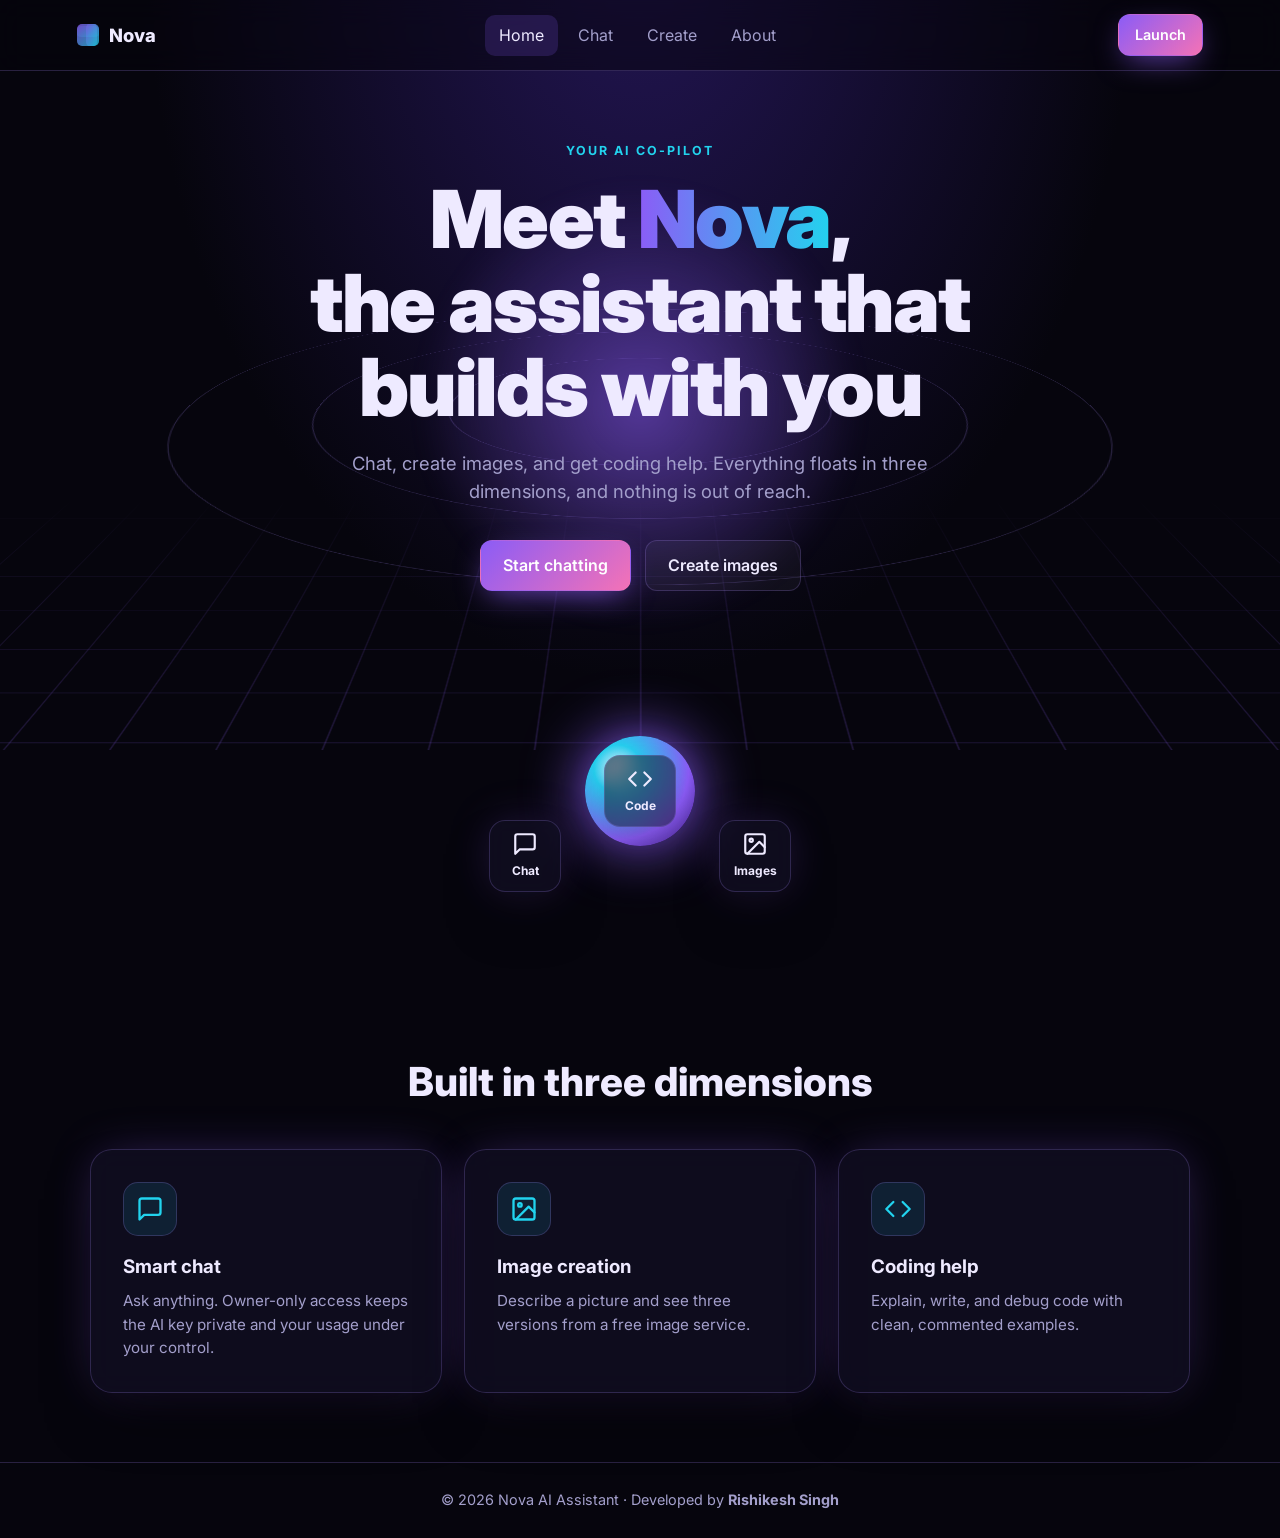
<file: index.html>
<!DOCTYPE html>
<html lang="en">
<head>
  <meta charset="UTF-8" />
  <meta name="viewport" content="width=device-width, initial-scale=1.0" />
  <meta name="description" content="Nova - a 3D AI assistant. Developed by Rishikesh Singh." />
  <title>Nova AI Assistant | Rishikesh Singh</title>
  <link href="https://fonts.googleapis.com/css2?family=Inter:wght@400;600;700;800;900&display=swap" rel="stylesheet" />
  <link rel="stylesheet" href="css/style.css" />
</head>
<body>
  <div class="stage" aria-hidden="true">
    <div class="ring ring-1"></div><div class="ring ring-2"></div><div class="ring ring-3"></div>
    <div class="glow"></div><div class="floor"></div>
  </div>

  <nav class="nav">
    <a href="index.html" class="logo"><span class="logo-cube" aria-hidden="true"><span></span><span></span><span></span></span>Nova</a>
    <div class="links">
      <a href="index.html">Home</a>
      <a href="chat.html">Chat</a>
      <a href="create.html">Create</a>
      <a href="about.html">About</a>
    </div>
    <a href="chat.html" class="btn btn-primary btn-small">Launch</a>
  </nav>

  <main>
    <section class="hero">
      <div class="hero-inner">
        <p class="eyebrow">Your AI co-pilot</p>
        <h1>Meet <span class="grad">Nova</span>,<br />the assistant that builds with you</h1>
        <p class="lead">Chat, create images, and get coding help. Everything floats in three dimensions, and nothing is out of reach.</p>
        <div class="hero-actions">
          <a href="chat.html" class="btn btn-primary">Start chatting</a>
          <a href="create.html" class="btn btn-ghost">Create images</a>
        </div>

        <div class="orbit" aria-hidden="true">
          <div class="orbit-core"></div>
          <div class="orbit-item">
            <svg viewBox="0 0 24 24"><path d="M21 15a2 2 0 0 1-2 2H7l-4 4V5a2 2 0 0 1 2-2h14a2 2 0 0 1 2 2z"/></svg>Chat
          </div>
          <div class="orbit-item">
            <svg viewBox="0 0 24 24"><rect x="3" y="3" width="18" height="18" rx="2"/><circle cx="8.5" cy="8.5" r="1.5"/><path d="m21 15-5-5L5 21"/></svg>Images
          </div>
          <div class="orbit-item">
            <svg viewBox="0 0 24 24"><path d="m16 18 6-6-6-6"/><path d="m8 6-6 6 6 6"/></svg>Code
          </div>
        </div>
      </div>
    </section>

    <section class="section">
      <h2>Built in three dimensions</h2>
      <div class="grid">
        <a href="chat.html" class="card">
          <div class="icon-box"><svg viewBox="0 0 24 24"><path d="M21 15a2 2 0 0 1-2 2H7l-4 4V5a2 2 0 0 1 2-2h14a2 2 0 0 1 2 2z"/></svg></div>
          <h3>Smart chat</h3>
          <p>Ask anything. Owner-only access keeps the AI key private and your usage under your control.</p>
        </a>
        <a href="create.html" class="card">
          <div class="icon-box"><svg viewBox="0 0 24 24"><rect x="3" y="3" width="18" height="18" rx="2"/><circle cx="8.5" cy="8.5" r="1.5"/><path d="m21 15-5-5L5 21"/></svg></div>
          <h3>Image creation</h3>
          <p>Describe a picture and see three versions from a free image service.</p>
        </a>
        <a href="about.html" class="card">
          <div class="icon-box"><svg viewBox="0 0 24 24"><path d="m16 18 6-6-6-6"/><path d="m8 6-6 6 6 6"/></svg></div>
          <h3>Coding help</h3>
          <p>Explain, write, and debug code with clean, commented examples.</p>
        </a>
      </div>
    </section>
  </main>

  <footer class="footer">&copy; <span id="year"></span> Nova AI Assistant &middot; Developed by <strong>Rishikesh Singh</strong></footer>
  <script src="js/main.js"></script>
</body>
</html>
</file>
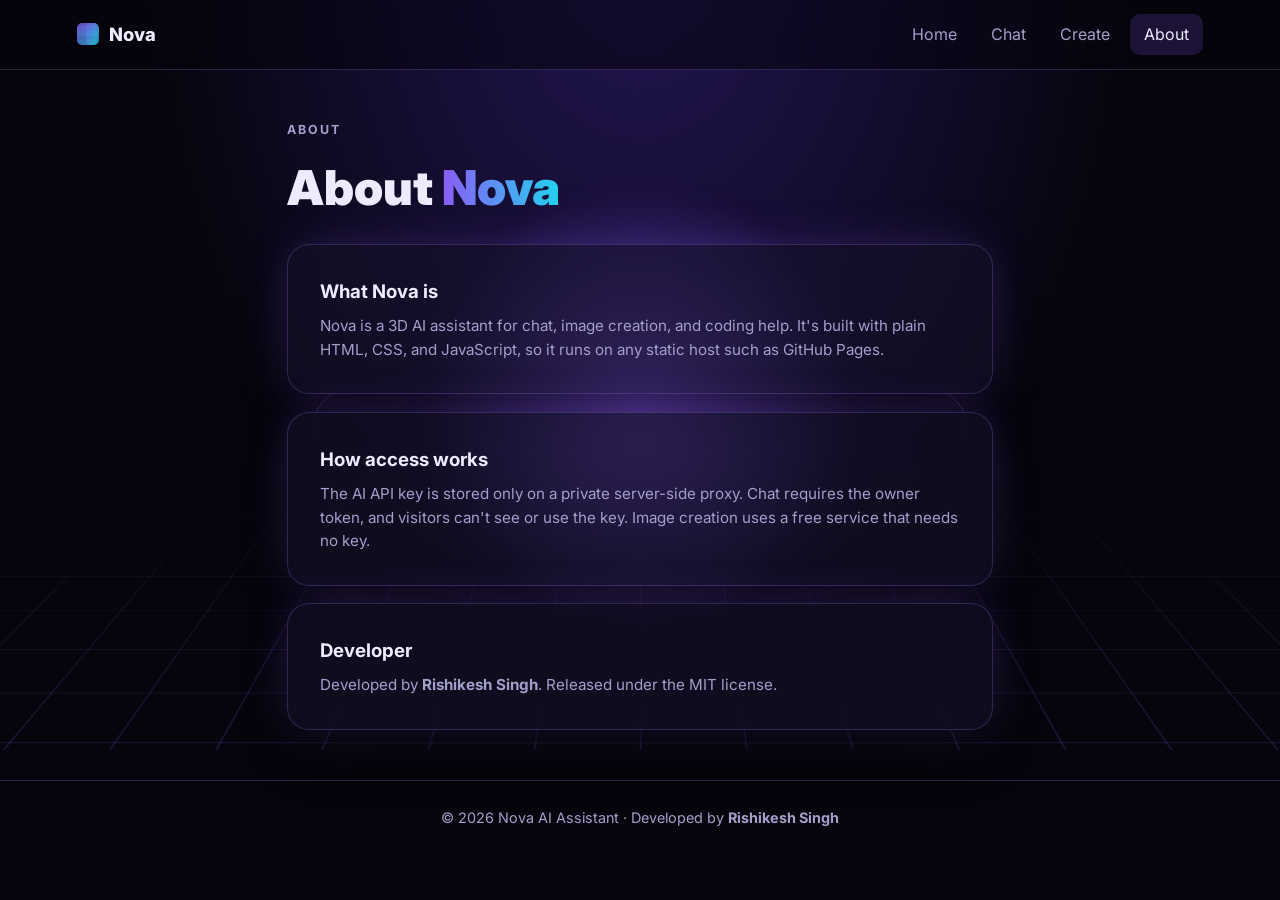
<file: about.html>
<!DOCTYPE html>
<html lang="en">
<head>
  <meta charset="UTF-8" />
  <meta name="viewport" content="width=device-width, initial-scale=1.0" />
  <title>About Nova | Rishikesh Singh</title>
  <link href="https://fonts.googleapis.com/css2?family=Inter:wght@400;600;700;800;900&display=swap" rel="stylesheet" />
  <link rel="stylesheet" href="css/style.css" />
</head>
<body>
  <div class="stage" aria-hidden="true"><div class="ring ring-2"></div><div class="glow"></div><div class="floor"></div></div>

  <nav class="nav">
    <a href="index.html" class="logo"><span class="logo-cube" aria-hidden="true"><span></span><span></span><span></span></span>Nova</a>
    <div class="links"><a href="index.html">Home</a><a href="chat.html">Chat</a><a href="create.html">Create</a><a href="about.html">About</a></div>
  </nav>

  <main class="about-wrap">
    <p class="eyebrow">About</p>
    <h1>About <span class="grad">Nova</span></h1>
    <div class="card">
      <h3>What Nova is</h3>
      <p>Nova is a 3D AI assistant for chat, image creation, and coding help. It's built with plain HTML, CSS, and JavaScript, so it runs on any static host such as GitHub Pages.</p>
    </div>
    <div class="card">
      <h3>How access works</h3>
      <p>The AI API key is stored only on a private server-side proxy. Chat requires the owner token, and visitors can't see or use the key. Image creation uses a free service that needs no key.</p>
    </div>
    <div class="card">
      <h3>Developer</h3>
      <p>Developed by <strong>Rishikesh Singh</strong>. Released under the MIT license.</p>
    </div>
  </main>

  <footer class="footer">&copy; <span id="year"></span> Nova AI Assistant &middot; Developed by <strong>Rishikesh Singh</strong></footer>
  <script src="js/main.js"></script>
</body>
</html>
</file>
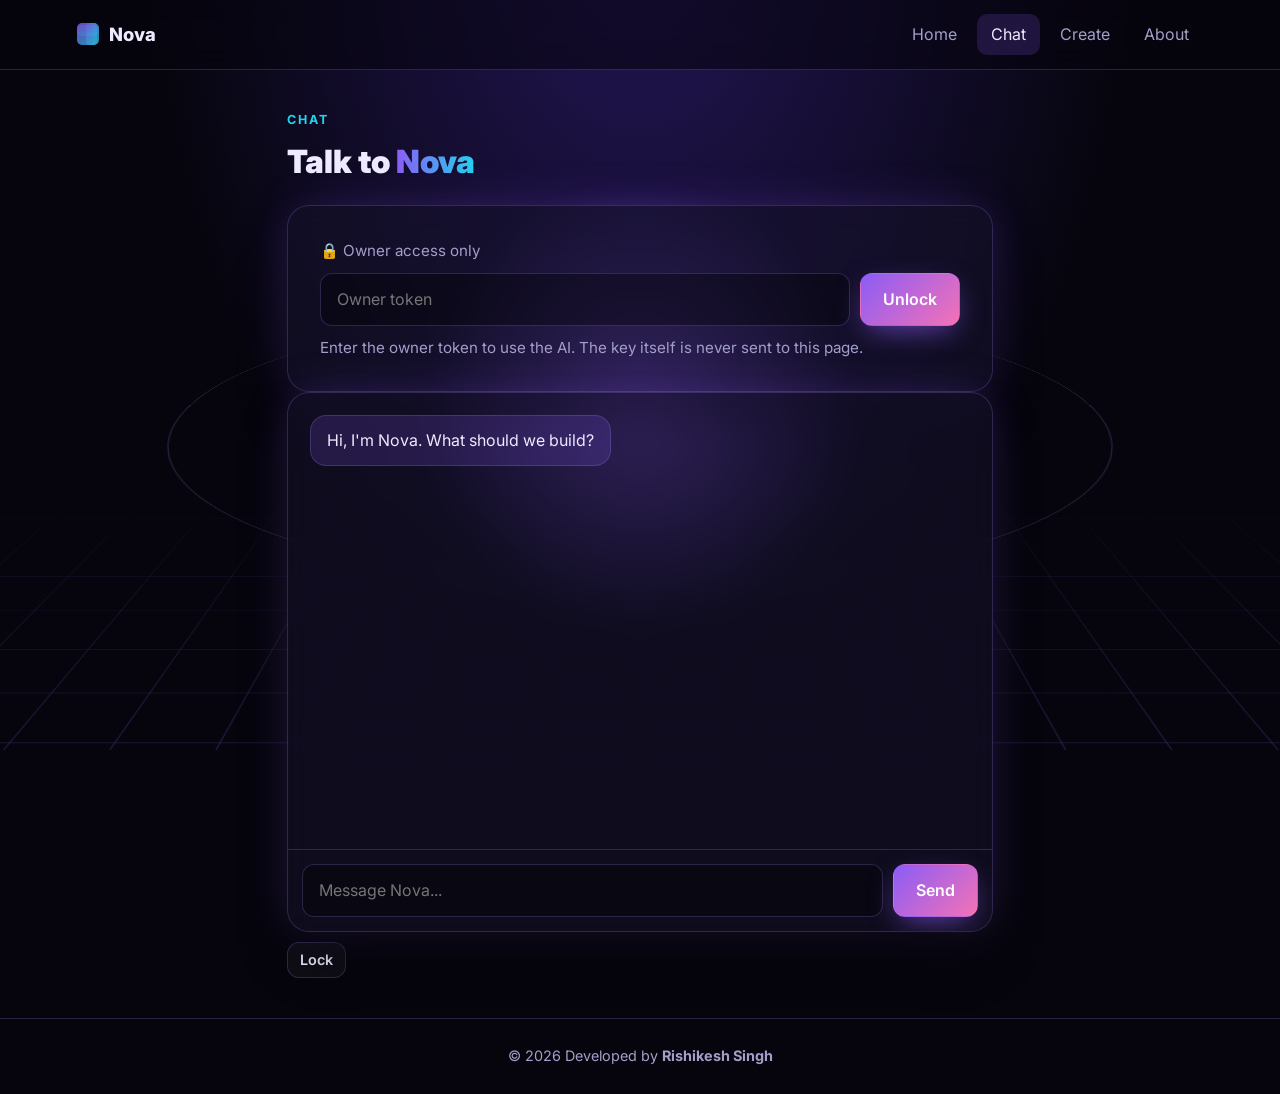
<file: chat.html>
<!DOCTYPE html>
<html lang="en">
<head>
  <meta charset="UTF-8" />
  <meta name="viewport" content="width=device-width, initial-scale=1.0" />
  <title>Chat with Nova | Rishikesh Singh</title>
  <link href="https://fonts.googleapis.com/css2?family=Inter:wght@400;600;700;800;900&display=swap" rel="stylesheet" />
  <link rel="stylesheet" href="css/style.css" />
</head>
<body>
  <div class="stage" aria-hidden="true"><div class="ring ring-1"></div><div class="ring ring-2"></div><div class="glow"></div><div class="floor"></div></div>

  <nav class="nav">
    <a href="index.html" class="logo"><span class="logo-cube" aria-hidden="true"><span></span><span></span><span></span></span>Nova</a>
    <div class="links"><a href="index.html">Home</a><a href="chat.html">Chat</a><a href="create.html">Create</a><a href="about.html">About</a></div>
  </nav>

  <main class="chat-wrap">
    <p class="eyebrow">Chat</p>
    <h1 style="font-size:2rem;font-weight:900;margin:8px 0 18px">Talk to <span class="grad">Nova</span></h1>

    <div class="card" id="unlockCard">
      <p class="lock">&#128274; Owner access only</p>
      <div class="field">
        <input type="password" id="ownerToken" placeholder="Owner token" aria-label="Owner token" autocomplete="off" />
        <button class="btn btn-primary" id="unlockBtn">Unlock</button>
      </div>
      <p class="note" id="unlockMsg">Enter the owner token to use the AI. The key itself is never sent to this page.</p>
    </div>

    <div class="card chat-box" id="chatBox" hidden>
      <div class="log" id="log" aria-live="polite">
        <div class="msg bot">Hi, I'm Nova. What should we build?</div>
      </div>
      <form class="bar" id="chatForm">
        <input type="text" id="msg" placeholder="Message Nova..." aria-label="Message Nova" maxlength="2000" required />
        <button class="btn btn-primary" id="sendBtn" type="submit">Send</button>
      </form>
    </div>
    <p class="note"><button class="btn btn-ghost btn-small" id="lockBtn" hidden style="min-height:36px;padding:6px 12px">Lock</button></p>
  </main>

  <footer class="footer">&copy; <span id="year"></span> Developed by <strong>Rishikesh Singh</strong></footer>
  <script src="js/main.js"></script>
  <script>
    // PROXY_URL is your deployed Cloudflare Worker (see worker/owner-proxy.js). Set it once below.
    const PROXY_URL = "https://YOUR-WORKER.YOUR-SUBDOMAIN.workers.dev";
    const log = document.getElementById("log");
    const token = document.getElementById("ownerToken");
    const box = document.getElementById("chatBox");
    const card = document.getElementById("unlockCard");
    const msgInput = document.getElementById("msg");
    const history = [];

    function show(el, text, cls) {
      const d = document.createElement("div");
      d.className = "msg " + cls;
      d.textContent = text;
      log.appendChild(d);
      log.scrollTop = log.scrollHeight;
    }

    async function unlock() {
      const t = token.value.trim();
      if (!t) return;
      document.getElementById("unlockMsg").textContent = "Checking...";
      try {
        const r = await fetch(PROXY_URL + "/check", { headers: { Authorization: "Bearer " + t } });
        if (!r.ok) throw new Error();
        sessionStorage.setItem("novaOwner", t);
        enter();
      } catch {
        document.getElementById("unlockMsg").textContent = "Wrong token or server offline.";
      }
    }

    function enter() {
      card.hidden = true;
      box.hidden = false;
      document.getElementById("lockBtn").hidden = false;
      msgInput.focus();
    }

    document.getElementById("unlockBtn").addEventListener("click", unlock);
    token.addEventListener("keydown", (e) => e.key === "Enter" && unlock());
    document.getElementById("lockBtn").addEventListener("click", () => {
      sessionStorage.removeItem("novaOwner");
      location.reload();
    });

    if (sessionStorage.getItem("novaOwner")) enter();

    document.getElementById("chatForm").addEventListener("submit", async (e) => {
      e.preventDefault();
      const text = msgInput.value.trim();
      if (!text) return;
      msgInput.value = "";
      show(log, text, "user");
      history.push({ role: "user", content: text });
      document.getElementById("sendBtn").disabled = true;

      try {
        const r = await fetch(PROXY_URL + "/chat", {
          method: "POST",
          headers: { "Content-Type": "application/json", Authorization: "Bearer " + sessionStorage.getItem("novaOwner") },
          body: JSON.stringify({ messages: history.slice(-12) })
        });
        if (r.status === 401) throw new Error("Owner token rejected. Please unlock again.");
        if (!r.ok) throw new Error("The AI service returned an error.");
        const data = await r.json();
        history.push({ role: "assistant", content: data.reply });
        show(log, data.reply, "bot");
      } catch (err) {
        show(log, err.message || "Something went wrong.", "err");
      } finally {
        document.getElementById("sendBtn").disabled = false;
      }
    });
  </script>
</body>
</html>
</file>
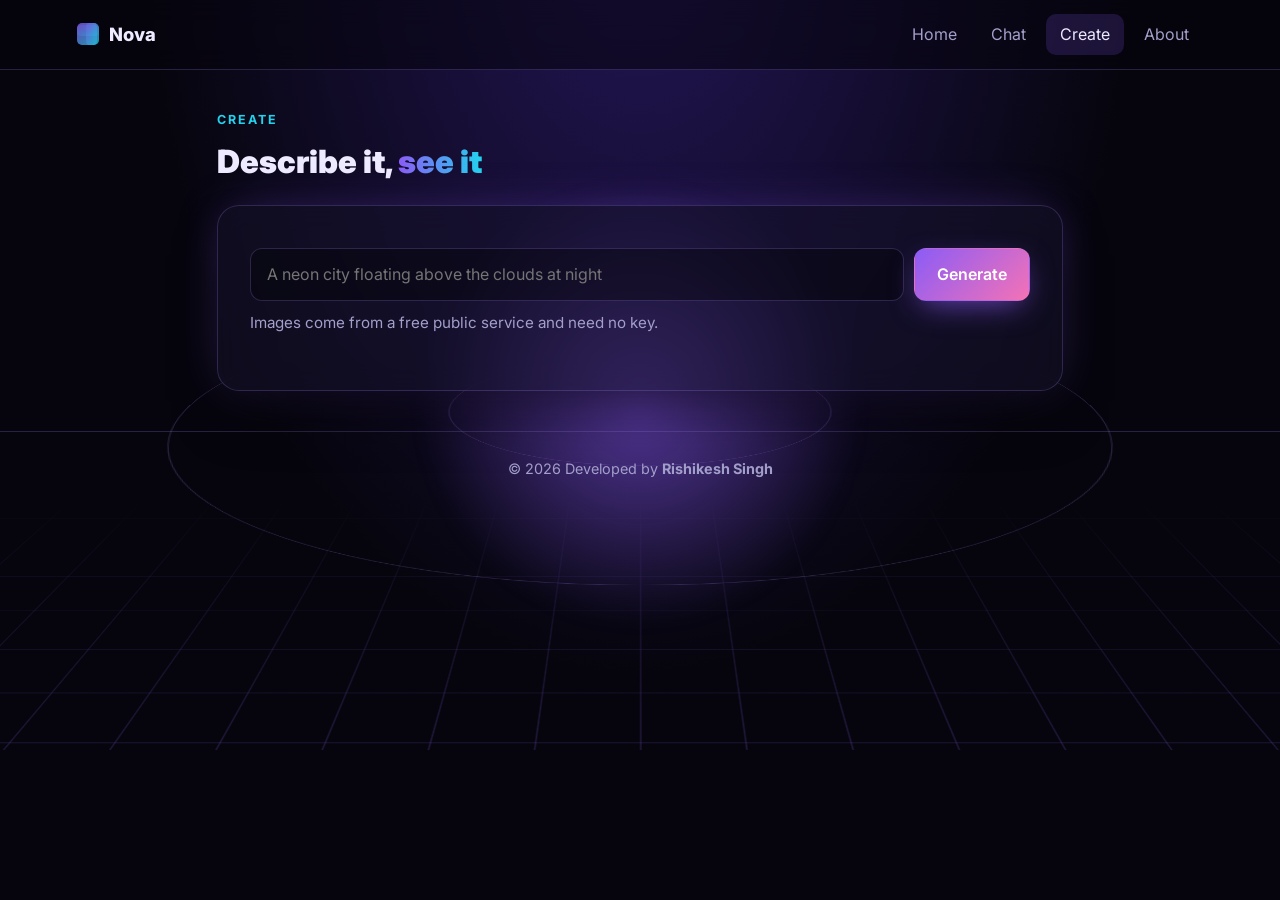
<file: create.html>
<!DOCTYPE html>
<html lang="en">
<head>
  <meta charset="UTF-8" />
  <meta name="viewport" content="width=device-width, initial-scale=1.0" />
  <title>Create with Nova | Rishikesh Singh</title>
  <link href="https://fonts.googleapis.com/css2?family=Inter:wght@400;600;700;800;900&display=swap" rel="stylesheet" />
  <link rel="stylesheet" href="css/style.css" />
</head>
<body>
  <div class="stage" aria-hidden="true"><div class="ring ring-1"></div><div class="ring ring-3"></div><div class="glow"></div><div class="floor"></div></div>

  <nav class="nav">
    <a href="index.html" class="logo"><span class="logo-cube" aria-hidden="true"><span></span><span></span><span></span></span>Nova</a>
    <div class="links"><a href="index.html">Home</a><a href="chat.html">Chat</a><a href="create.html">Create</a><a href="about.html">About</a></div>
  </nav>

  <main class="create-wrap">
    <p class="eyebrow">Create</p>
    <h1 style="font-size:2rem;font-weight:900;margin:8px 0 18px">Describe it, <span class="grad">see it</span></h1>
    <div class="card">
      <form class="field" id="imgForm">
        <input type="text" id="prompt" placeholder="A neon city floating above the clouds at night" aria-label="Image prompt" maxlength="300" required />
        <button class="btn btn-primary" type="submit">Generate</button>
      </form>
      <p class="note" id="status">Images come from a free public service and need no key.</p>
      <div class="gallery" id="gallery"></div>
    </div>
  </main>

  <footer class="footer">&copy; <span id="year"></span> Developed by <strong>Rishikesh Singh</strong></footer>
  <script src="js/main.js"></script>
  <script>
    document.getElementById("imgForm").addEventListener("submit", (e) => {
      e.preventDefault();
      const prompt = document.getElementById("prompt").value.trim();
      const gallery = document.getElementById("gallery");
      gallery.innerHTML = "";
      document.getElementById("status").textContent = "Generating 3 variations...";
      [1, 2, 3].forEach((seed) => {
        const img = new Image();
        img.alt = "AI image: " + prompt;
        img.loading = "lazy";
        img.onload = () => (document.getElementById("status").textContent = "Done. Click an image to open it full size.");
        img.onclick = () => window.open(img.src, "_blank", "noopener");
        img.src = "https://image.pollinations.ai/prompt/" + encodeURIComponent(prompt) + "?seed=" + seed + "&width=512&height=512&nologo=true";
        gallery.appendChild(img);
      });
    });
  </script>
</body>
</html>
</file>
<file: css/style.css>
:root {
  --bg: #06050d;
  --panel: rgba(22, 19, 44, .55);
  --border: rgba(167, 139, 250, .22);
  --text: #eeeaff;
  --muted: #a39fcb;
  --violet: #8b5cf6;
  --cyan: #22d3ee;
  --pink: #f472b6;
  --amber: #fbbf24;
  --shadow: 0 30px 60px -20px rgba(0,0,0,.7), 0 0 50px -12px rgba(139,92,246,.4);
}
* { box-sizing: border-box; margin: 0; padding: 0; }
html { scroll-behavior: smooth; }
body { font-family: "Inter", system-ui, sans-serif; background: var(--bg); color: var(--text); min-height: 100vh; overflow-x: hidden; line-height: 1.55; }
a { color: inherit; text-decoration: none; cursor: pointer; }
button, input, textarea, select { font: inherit; }
button { cursor: pointer; }
:focus-visible { outline: 2px solid var(--cyan); outline-offset: 3px; }

/* 3D stage background */
.stage { position: fixed; inset: 0; z-index: -1; perspective: 1400px; overflow: hidden;
  background: radial-gradient(ellipse at 50% -10%, #241657 0%, var(--bg) 55%); }
.stage .ring {
  position: absolute; left: 50%; top: 45%; border-radius: 50%;
  border: 1px solid rgba(167,139,250,.25); transform-style: preserve-3d;
  transform: translate(-50%,-50%) rotateX(72deg);
  animation: spinRing 26s linear infinite;
}
.ring-1 { width: 900px; height: 900px; }
.ring-2 { width: 640px; height: 640px; border-color: rgba(34,211,238,.25); animation-duration: 18s; animation-direction: reverse; }
.ring-3 { width: 380px; height: 380px; border-color: rgba(244,114,182,.3); animation-duration: 12s; }
.stage .glow { position: absolute; width: 480px; height: 480px; border-radius: 50%; left: 50%; top: 45%;
  transform: translate(-50%,-50%); background: radial-gradient(circle, rgba(139,92,246,.55), transparent 65%); filter: blur(10px); }
.stage .floor { position: absolute; left: -50%; right: -50%; bottom: -15%; height: 65%;
  background-image: linear-gradient(rgba(139,92,246,.2) 1px, transparent 1px), linear-gradient(90deg, rgba(139,92,246,.2) 1px, transparent 1px);
  background-size: 64px 64px; transform: rotateX(72deg); transform-origin: top;
  mask-image: linear-gradient(to top, #000, transparent 75%); animation: drift 10s linear infinite; }
@keyframes spinRing { to { transform: translate(-50%,-50%) rotateX(72deg) rotateZ(360deg); } }
@keyframes drift { to { background-position: 0 64px; } }

/* Top nav */
.nav { position: sticky; top: 0; z-index: 50; display: flex; align-items: center; justify-content: space-between;
  gap: 16px; padding: 14px 6%; backdrop-filter: blur(14px); background: rgba(6,5,13,.55); border-bottom: 1px solid var(--border); }
.logo { display: flex; align-items: center; gap: 10px; font-weight: 800; font-size: 1.15rem; }
.logo-cube { width: 22px; height: 22px; position: relative; transform-style: preserve-3d; animation: spin 7s linear infinite; }
.logo-cube span { position: absolute; inset: 0; border-radius: 5px; background: linear-gradient(135deg, var(--violet), var(--cyan)); opacity: .75; }
.logo-cube span:nth-child(2) { transform: rotateY(60deg) translateZ(4px); opacity: .45; }
.logo-cube span:nth-child(3) { transform: rotateX(60deg) translateZ(4px); opacity: .25; }
@keyframes spin { to { transform: rotateY(360deg); } }
.links { display: flex; gap: 6px; flex-wrap: wrap; }
.links a { padding: 8px 14px; border-radius: 10px; color: var(--muted); min-height: 40px; display: inline-flex; align-items: center; }
.links a:hover, .links a.active { color: var(--text); background: rgba(139,92,246,.18); }

/* Buttons */
.btn { display: inline-flex; align-items: center; justify-content: center; gap: 8px; min-height: 44px; padding: 12px 22px;
  border-radius: 12px; border: 1px solid transparent; font-weight: 600; transition: transform .2s, box-shadow .2s, background .2s; }
.btn:hover { transform: translateY(-2px); }
.btn:active { transform: scale(.98); }
.btn:disabled { opacity: .5; cursor: not-allowed; transform: none; }
.btn-primary { color: #fff; background: linear-gradient(135deg, var(--violet), var(--pink)); box-shadow: 0 10px 30px -8px rgba(139,92,246,.7); }
.btn-ghost { border-color: var(--border); background: rgba(255,255,255,.04); color: var(--text); }
.btn-small { padding: 9px 16px; min-height: 40px; font-size: .9rem; }

/* Shared cards */
.card { background: var(--panel); border: 1px solid var(--border); border-radius: 22px; padding: 32px;
  backdrop-filter: blur(14px); box-shadow: var(--shadow); transform-style: preserve-3d; transition: transform .2s ease-out; will-change: transform; }
a.card { display: block; }
.eyebrow { color: var(--cyan); text-transform: uppercase; letter-spacing: .16em; font-size: .78rem; font-weight: 700; }
.muted { color: var(--muted); }
.grad { background: linear-gradient(90deg, var(--violet), var(--cyan), var(--pink)); -webkit-background-clip: text; background-clip: text; color: transparent; background-size: 200% auto; animation: shine 6s linear infinite; }
@keyframes shine { to { background-position: 200% center; } }
.section { padding: 70px 6%; }
.section h2 { font-size: clamp(1.7rem, 3.4vw, 2.5rem); font-weight: 800; text-align: center; margin-bottom: 36px; }
.grid { display: grid; grid-template-columns: repeat(auto-fit, minmax(230px, 1fr)); gap: 22px; max-width: 1100px; margin: 0 auto; }
.icon-box { width: 54px; height: 54px; border-radius: 15px; display: grid; place-items: center; margin-bottom: 16px;
  color: var(--cyan); background: rgba(34,211,238,.1); border: 1px solid var(--border); transform: translateZ(30px); }
.icon-box svg { width: 28px; height: 28px; fill: none; stroke: currentColor; stroke-width: 2; stroke-linecap: round; stroke-linejoin: round; }
.card h3 { margin-bottom: 8px; }
.card p { color: var(--muted); font-size: .95rem; }
.footer { text-align: center; padding: 26px; color: var(--muted); border-top: 1px solid var(--border); font-size: .9rem; }

/* Front page hero */
.hero { min-height: 84vh; display: grid; place-items: center; text-align: center; padding: 70px 6% 40px; }
.hero-inner { transform-style: preserve-3d; max-width: 820px; }
.hero h1 { font-size: clamp(2.5rem, 6.5vw, 5rem); line-height: 1.05; font-weight: 900; letter-spacing: -.02em; margin: 16px 0 20px; }
.hero .lead { color: var(--muted); font-size: 1.15rem; max-width: 620px; margin: 0 auto; }
.hero-actions { display: flex; gap: 14px; justify-content: center; flex-wrap: wrap; margin-top: 34px; }
.orbit { position: relative; width: 300px; height: 300px; margin: 50px auto 0; transform-style: preserve-3d; animation: tilt 9s ease-in-out infinite; }
.orbit-core { position: absolute; left: 50%; top: 50%; width: 110px; height: 110px; margin: -55px 0 0 -55px; border-radius: 50%;
  background: radial-gradient(circle at 30% 30%, #fff, var(--cyan) 22%, var(--violet) 65%, #2e1065);
  box-shadow: 0 0 60px var(--violet); animation: pulse 3s ease-in-out infinite; }
.orbit-item { position: absolute; left: 50%; top: 50%; width: 72px; height: 72px; margin: -36px 0 0 -36px; border-radius: 16px;
  display: flex; flex-direction: column; align-items: center; justify-content: center; gap: 4px;
  background: var(--panel); border: 1px solid var(--border); backdrop-filter: blur(10px);
  color: var(--text); font-weight: 700; font-size: .75rem; box-shadow: var(--shadow); }
.orbit-item svg { width: 26px; height: 26px; fill: none; stroke: currentColor; stroke-width: 2; stroke-linecap: round; stroke-linejoin: round; }
.orbit-item:nth-of-type(1) { transform: translate(0, -130px); }
.orbit-item:nth-of-type(2) { transform: translate(-115px, 65px); }
.orbit-item:nth-of-type(3) { transform: translate(115px, 65px); }
@keyframes tilt { 0%,100% { transform: rotateX(12deg) rotateY(-10deg); } 50% { transform: rotateX(-8deg) rotateY(12deg); } }
@keyframes pulse { 50% { transform: scale(1.08); box-shadow: 0 0 90px var(--cyan); } }

/* Chat */
.chat-wrap { max-width: 860px; margin: 40px auto; padding: 0 6%; }
.chat-box { display: flex; flex-direction: column; height: 60vh; min-height: 360px; padding: 0; overflow: hidden; }
.log { flex: 1; overflow-y: auto; padding: 22px; display: flex; flex-direction: column; gap: 12px; }
.msg { max-width: 80%; padding: 12px 16px; border-radius: 16px; white-space: pre-wrap; word-wrap: break-word; animation: rise .3s ease-out both; }
.msg.bot { background: rgba(139,92,246,.18); border: 1px solid var(--border); align-self: flex-start; }
.msg.user { background: linear-gradient(135deg, var(--violet), var(--pink)); align-self: flex-end; color: #fff; }
.msg.err { background: rgba(251,191,36,.12); border: 1px solid rgba(251,191,36,.4); align-self: flex-start; color: var(--amber); }
@keyframes rise { from { opacity: 0; transform: translateY(10px); } to { opacity: 1; transform: none; } }
.bar { display: flex; gap: 10px; padding: 14px; border-top: 1px solid var(--border); }
.bar input, .field input { flex: 1; padding: 13px 16px; border-radius: 12px; border: 1px solid var(--border); background: rgba(0,0,0,.35); color: var(--text); outline: none; min-height: 44px; }
.bar input:focus, .field input:focus { border-color: var(--cyan); box-shadow: 0 0 0 3px rgba(34,211,238,.2); }
.field { display: flex; gap: 10px; margin: 10px 0 0; flex-wrap: wrap; }
.note { font-size: .85rem; color: var(--muted); margin-top: 10px; }
.lock { display: inline-flex; align-items: center; gap: 6px; font-size: .85rem; color: var(--amber); }

/* Create */
.create-wrap { max-width: 1000px; margin: 40px auto; padding: 0 6%; }
.gallery { display: grid; grid-template-columns: repeat(auto-fit, minmax(220px, 1fr)); gap: 16px; margin-top: 24px; }
.gallery img { width: 100%; border-radius: 16px; border: 1px solid var(--border); transition: transform .3s; transform-style: preserve-3d; cursor: pointer; }
.gallery img:hover { transform: translateZ(24px) rotateY(-6deg) rotateX(4deg) scale(1.03); }

/* About */
.about-wrap { max-width: 860px; margin: 50px auto; padding: 0 6%; }
.about-wrap h1 { font-size: clamp(2rem, 4.5vw, 3rem); font-weight: 900; margin: 12px 0 18px; }
.about-wrap .card { margin-bottom: 18px; }
.about-wrap p { color: var(--muted); }

/* Responsive */
@media (max-width: 760px) {
  .links a { padding: 8px 10px; font-size: .9rem; }
  .orbit { width: 240px; height: 240px; }
  .orbit-item:nth-of-type(1) { transform: translate(0, -105px); }
  .orbit-item:nth-of-type(2) { transform: translate(-92px, 52px); }
  .orbit-item:nth-of-type(3) { transform: translate(92px, 52px); }
  .card { padding: 24px; }
  .msg { max-width: 92%; }
  .hero-actions .btn { width: 100%; }
}
@media (max-width: 420px) { .nav .btn-small { display: none; } }

/* Reduced motion */
@media (prefers-reduced-motion: reduce) {
  *, *::before, *::after { animation: none !important; transition: none !important; }
  .card, .orbit, .hero-inner { transform: none !important; }
}
</file>
